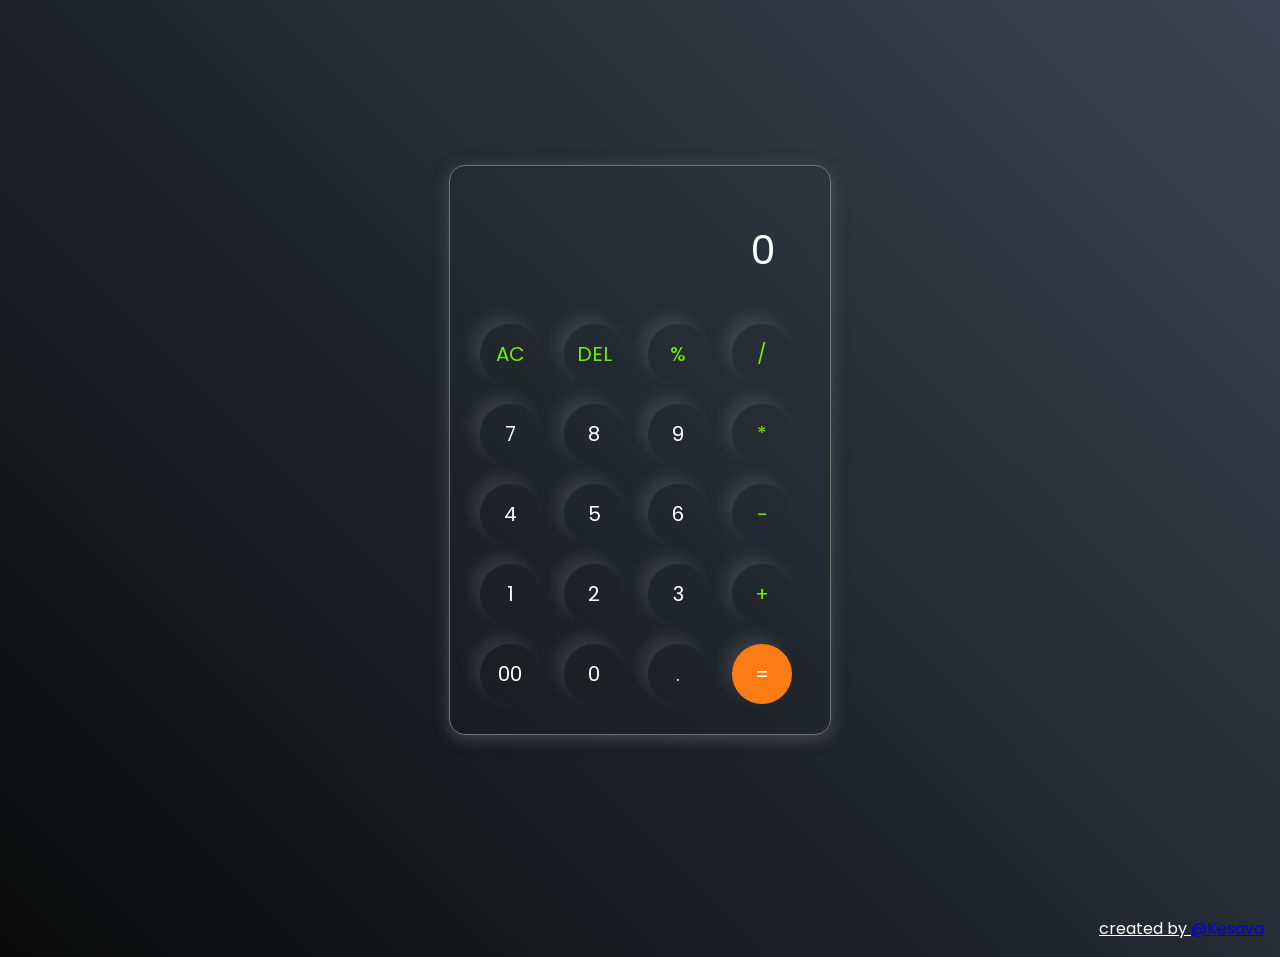
<file: index.html>
<!DOCTYPE html>
<html lang="en">
  <head>
    <meta charset="UTF-8" />
    <meta http-equiv="X-UA-Compatible" content="IE=edge" />
    <meta name="viewport" content="width=device-width, initial-scale=1.0" />
    <link rel="stylesheet" href="calculator.css" />
    <title>Calculator By Kesava</title>
  </head>
  <body>
    <div class="container">
      <div class="calculator">
        <input type="text" id="inputBox" placeholder="0" />
        <div>
          <button class="button operator">AC</button>
          <button class="button operator">DEL</button>
          <button class="button operator">%</button>
          <button class="button operator">/</button>
        </div>
        <div>
          <button class="button">7</button>
          <button class="button">8</button>
          <button class="button">9</button>
          <button class="button operator">*</button>
        </div>
        <div>
          <button class="button">4</button>
          <button class="button">5</button>
          <button class="button">6</button>
          <button class="button operator">-</button>
        </div>
        <div>
          <button class="button">1</button>
          <button class="button">2</button>
          <button class="button">3</button>
          <button class="button operator">+</button>
        </div>

        <div>
          <button class="button">00</button>
          <button class="button">0</button>
          <button class="button">.</button>
          <button class="button equalBtn">=</button>
        </div>
      </div>
    </div>
    <p class="branding">created by <a href="https://www.linkedin.com/in/kesava-chintha/">@Kesava</a></p>
    <script src="calculator.js"></script>
  </body>
</html>
</file>
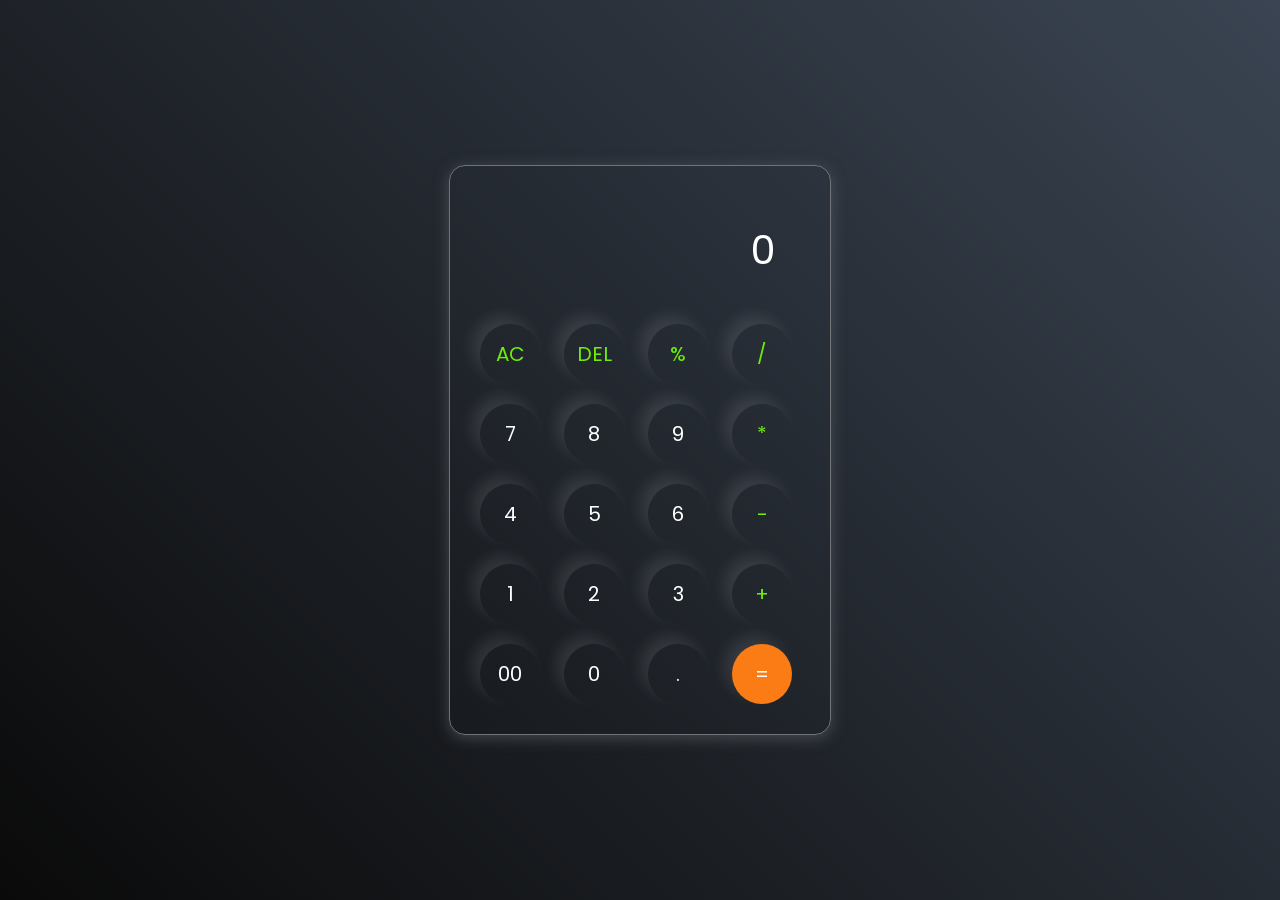
<file: calculator.html>
<!DOCTYPE html>
<html lang="en">
  <head>
    <meta charset="UTF-8" />
    <meta http-equiv="X-UA-Compatible" content="IE=edge" />
    <meta name="viewport" content="width=device-width, initial-scale=1.0" />
    <link rel="stylesheet" href="calculator.css" />
    <title>Calculator By Kesava</title>
  </head>
  <body>
    <div class="container">
      <div class="calculator">
        <input type="text" id="inputBox" placeholder="0" />
        <div>
          <button class="button operator">AC</button>
          <button class="button operator">DEL</button>
          <button class="button operator">%</button>
          <button class="button operator">/</button>
        </div>
        <div>
          <button class="button">7</button>
          <button class="button">8</button>
          <button class="button">9</button>
          <button class="button operator">*</button>
        </div>
        <div>
          <button class="button">4</button>
          <button class="button">5</button>
          <button class="button">6</button>
          <button class="button operator">-</button>
        </div>
        <div>
          <button class="button">1</button>
          <button class="button">2</button>
          <button class="button">3</button>
          <button class="button operator">+</button>
        </div>

        <div>
          <button class="button">00</button>
          <button class="button">0</button>
          <button class="button">.</button>
          <button class="button equalBtn">=</button>
        </div>
      </div>
    </div>

    <script src="calculator.js"></script>
  </body>
</html>
</file>
<file: calculator.css>
@import url('https://fonts.googleapis.com/css2?family=Poppins:wght@500&display=swap');

*{
    margin: 0;
    padding: 0;
    box-sizing: border-box;
    font-family: 'Poppins', sans-serif;
}
body{
    background: linear-gradient(45deg, #0a0a0a, #3a4452);
    display: flex;
    flex-direction: column;
}
.container{
    width: 100%;
    height: 100vh;
    display: flex;
    flex-direction: column;
    justify-content: center;
    align-items: center;
}

.calculator{
    border: 1px solid #717377;
    padding: 20px;
    border-radius: 16px;
    background: transparent;
    box-shadow: 0px 3px 15px rgba(113, 115, 119, 0.5);

}

input{
    width: 320px;
    border: none;
    padding: 24px;
    margin: 10px;
    background: transparent;
    box-shadow: 0px 3px 15px rgbs(84, 84, 84, 0.1);
    font-size: 40px;
    text-align: right;
    cursor: pointer;
    color: #ffffff;
}

input::placeholder{
    color: #ffffff;
}

button{
    border: none;
    width: 60px;
    height: 60px;
    margin: 10px;
    border-radius: 50%;
    background: transparent;
    color: #ffffff;
    font-size: 20px;
    box-shadow: -8px -8px 15px rgba(255, 255, 255, 0.1);
    cursor: pointer;
}

.equalBtn{
    background-color: #fb7c14;
}

.operator{
    color: #6dee0a;
}
.branding-box{
    width: 100vw;
    height: 100vh;
    display: flex;
    justify-content: center;
    align-items: flex-end;
}
.branding{
    color: white;
    align-self: flex-end;
    padding: 1rem;
    text-decoration: underline;
}
</file>
